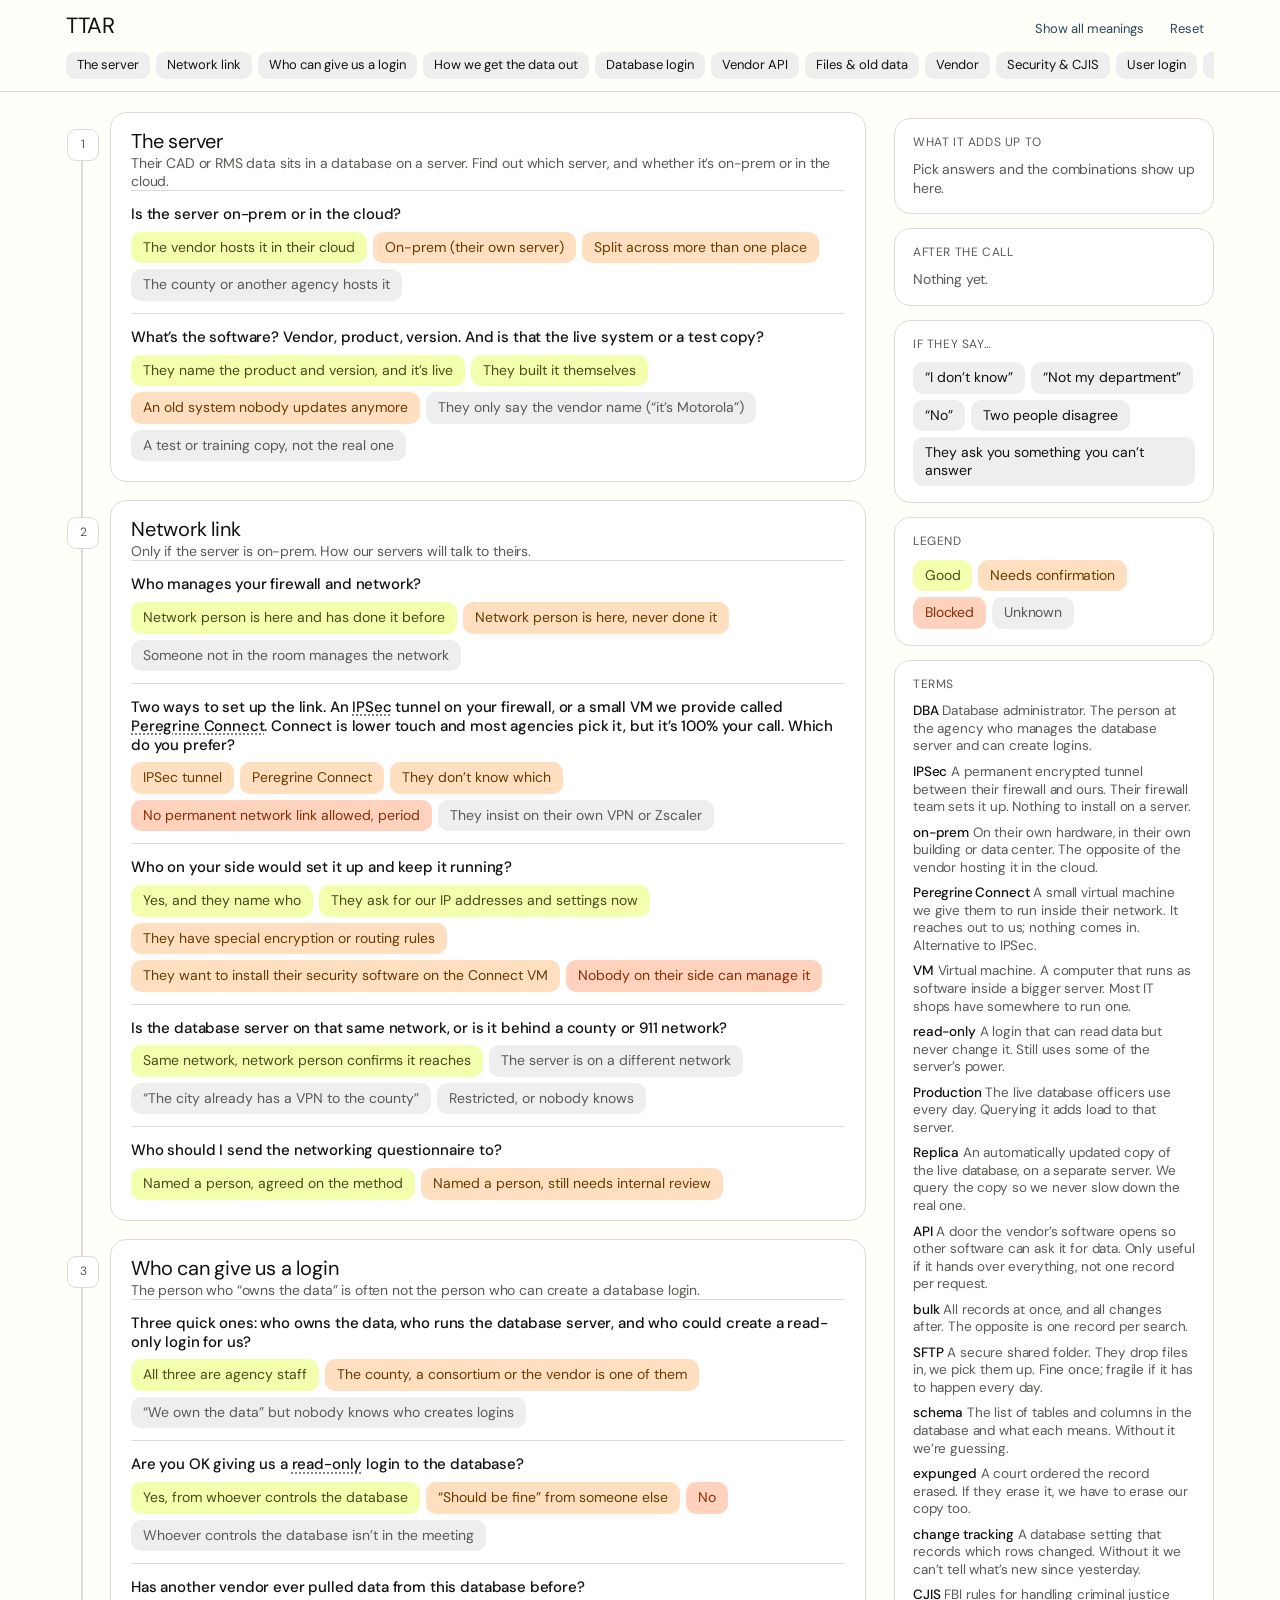
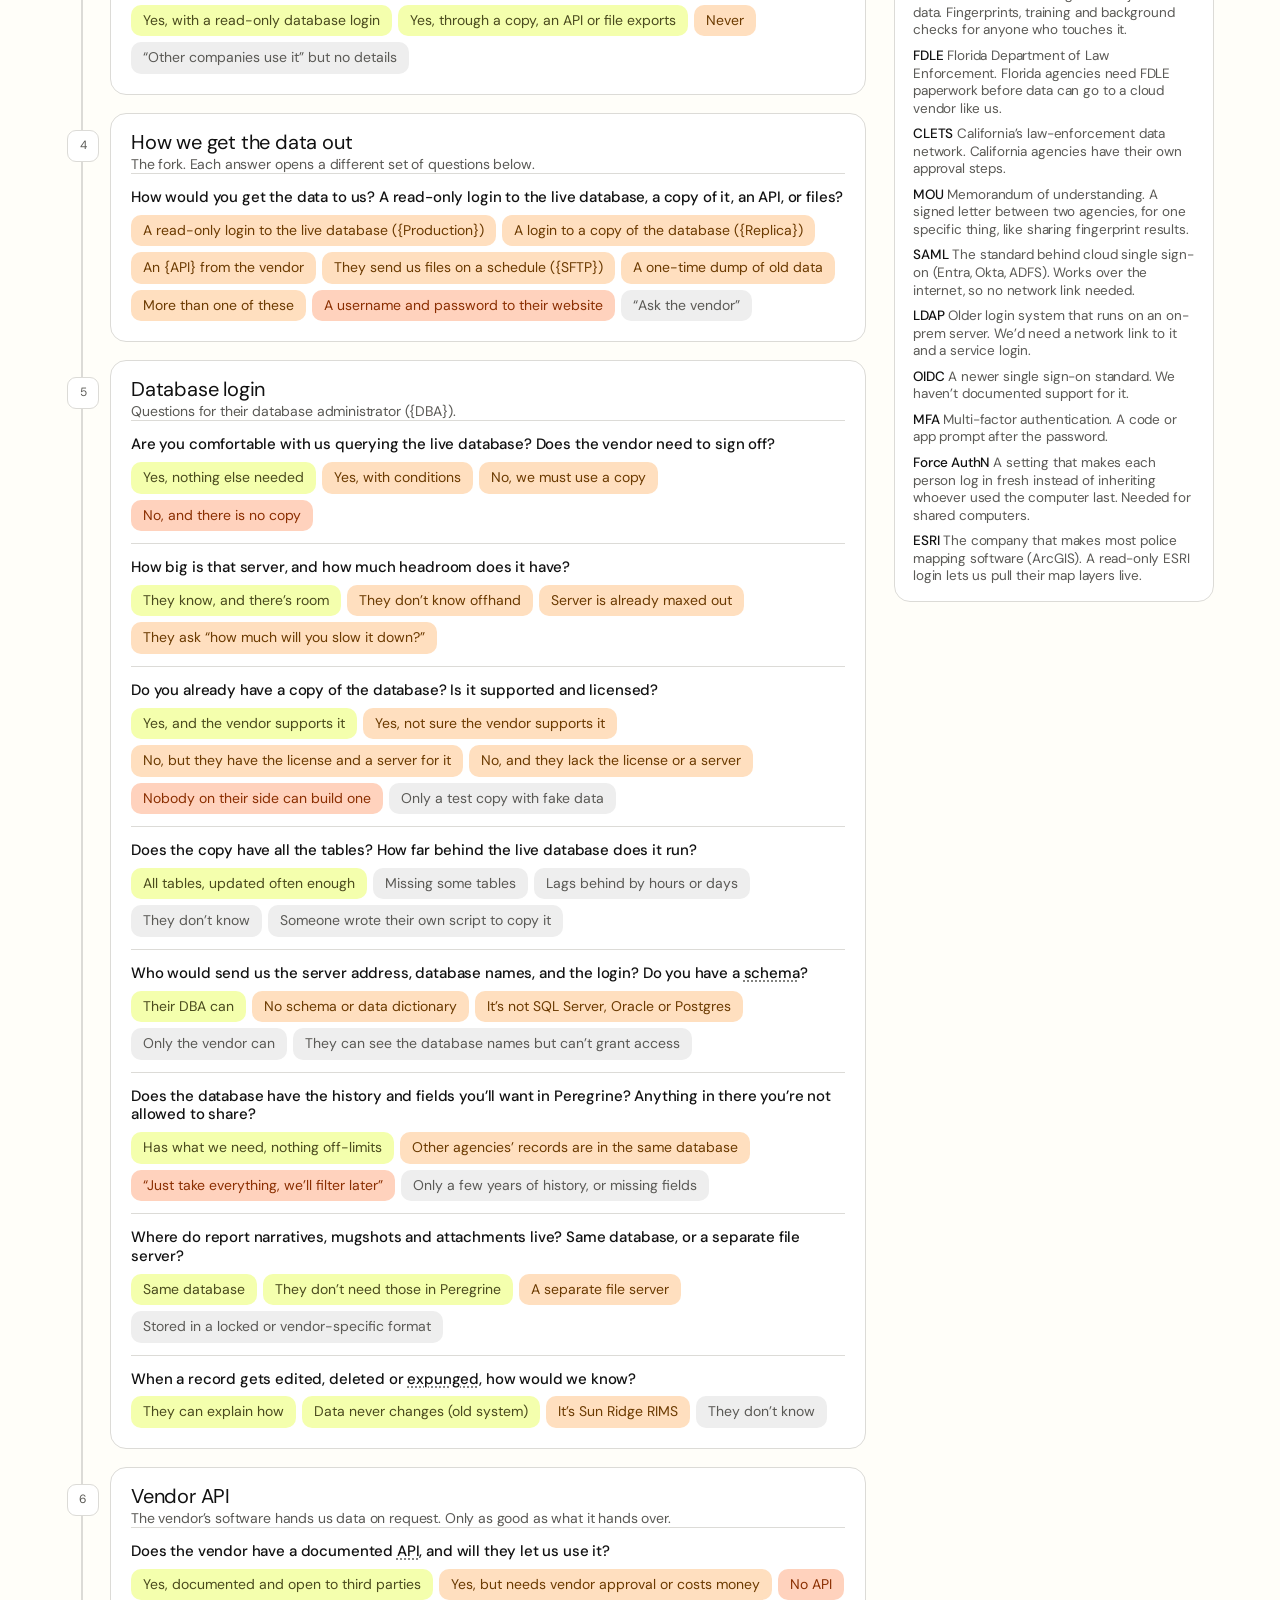
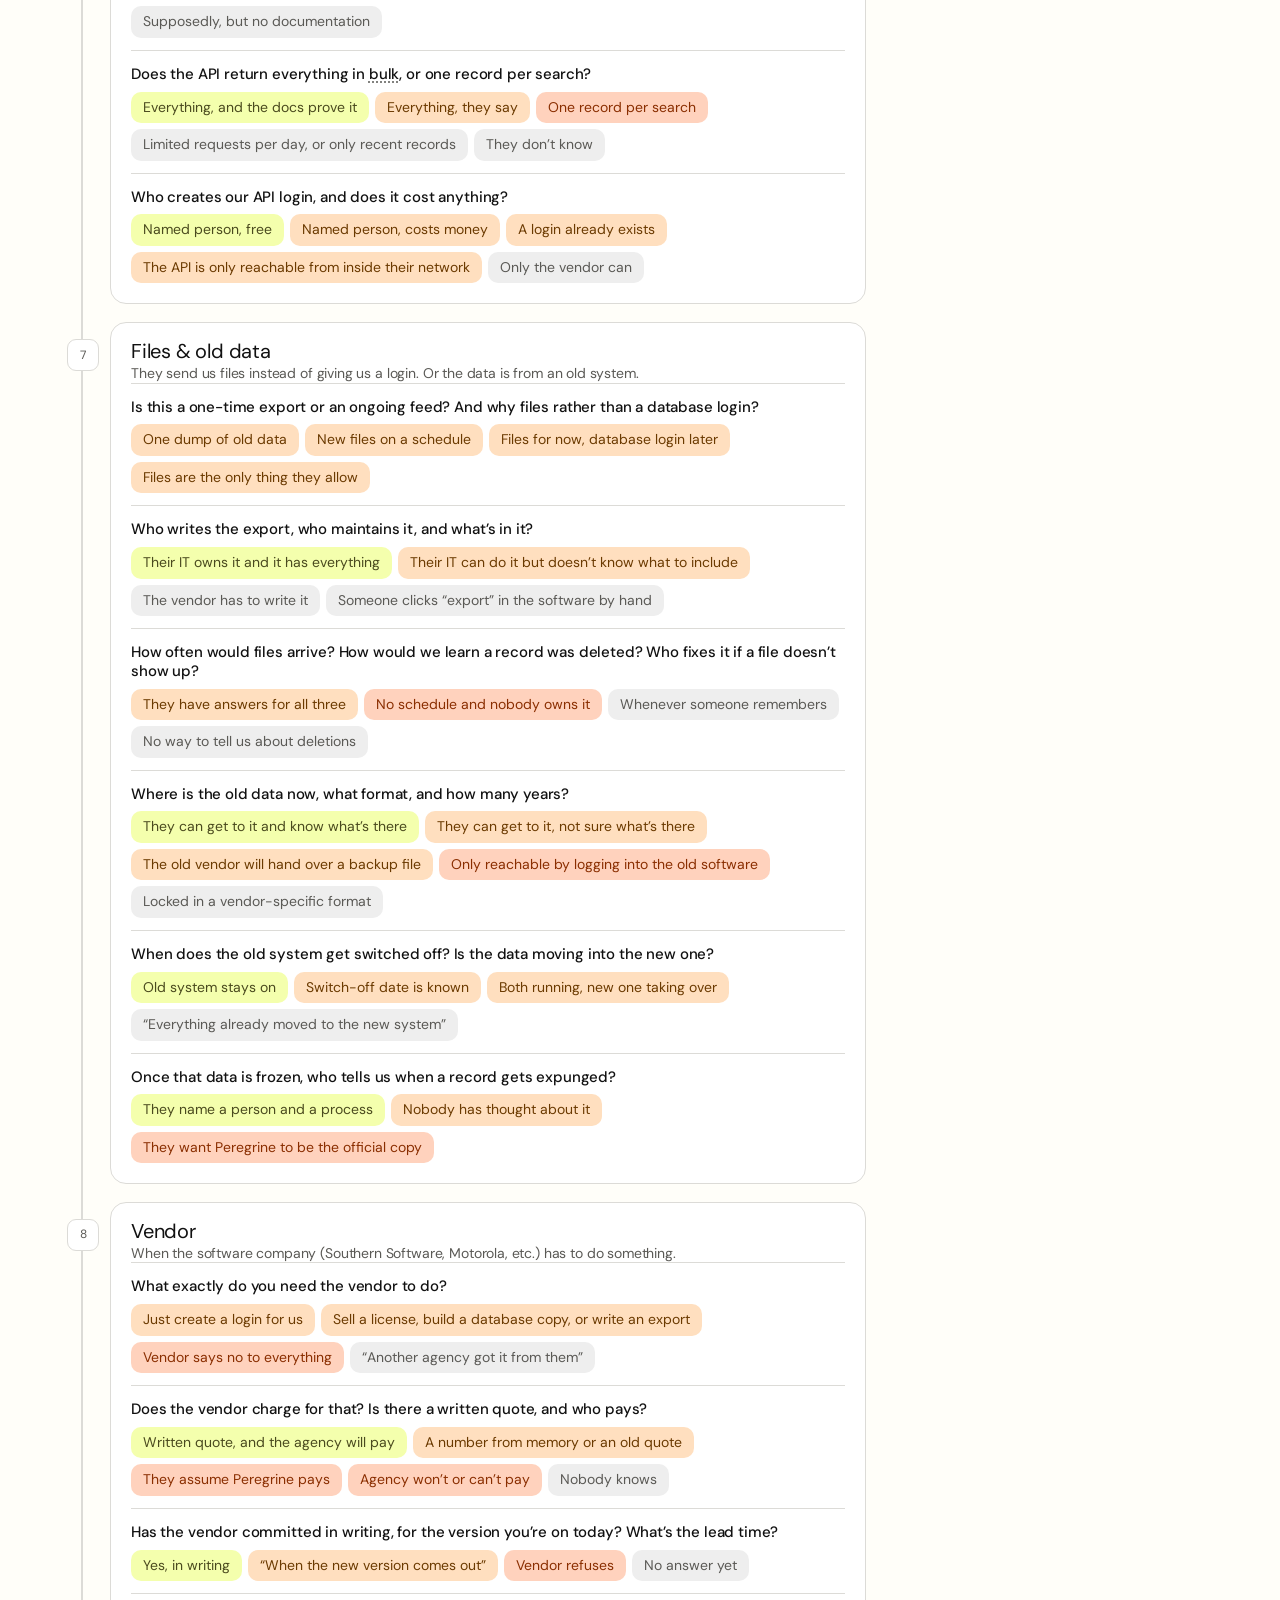
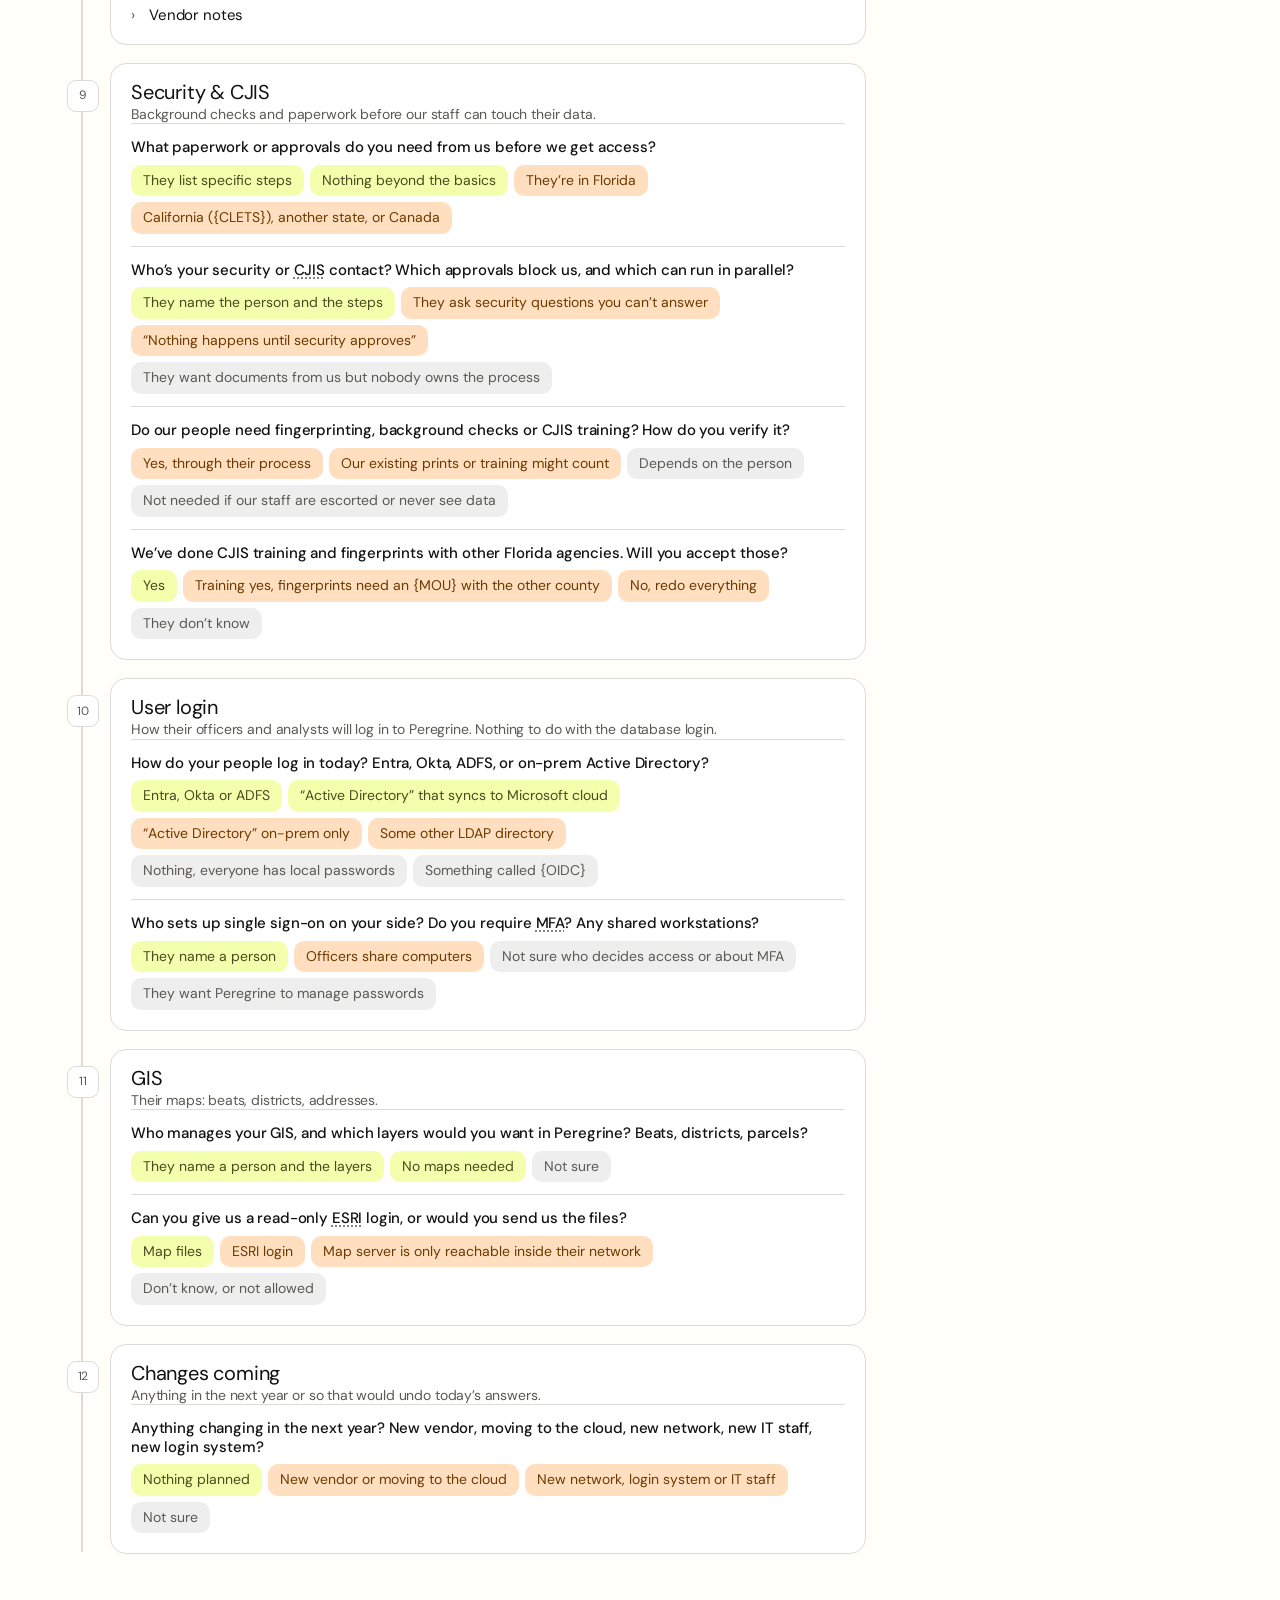
<file: index.html>
<!doctype html>
<html lang="en" data-theme="light">
<head>
<meta charset="utf-8">
<meta name="color-scheme" content="light">
<meta name="viewport" content="width=device-width, initial-scale=1, viewport-fit=cover">
<title>TTAR</title>
<link rel="preconnect" href="https://fonts.googleapis.com">
<link rel="preconnect" href="https://fonts.gstatic.com" crossorigin>
<link href="https://fonts.googleapis.com/css2?family=DM+Sans:ital,opsz,wght@0,9..40,400..500;1,9..40,400..500&display=swap" rel="stylesheet">
<link rel="stylesheet" href="styles.css?v=10">
</head>
<body>
<div id="app"></div>
<script type="module" src="src/app.js?v=6"></script>
</body>
</html>
</file>
<file: styles.css>
:root {
  /* Peregrine palette */
  --black: #111111; --offwhite: #FFFEF9;
  --blue0: #172935; --blue1: #264757; --blue2: #9DC9DA; --blue3: #E2EFFF;
  --orange: #FF6201; --lorange: #FFDFBF;
  --olive1: #312617; --olive2: #757459; --olive3: #F4FFAD;
  --g1: #2B2926; --g2: #5A5955; --g3: #A5A49F; --g4: #DCDBD7; --g5: #EEEEEE;

  --bg: var(--offwhite); --card: #fff; --ink: var(--black); --ink2: var(--g2); --line: var(--g4); --chip: var(--g5); --chipb: var(--g4);
  --accent: var(--blue1);
  --ok: #4a4a1e; --ok-bg: var(--olive3); --pend: #6b3a00; --pend-bg: var(--lorange); --no: #8a2e00; --no-bg: #ffd2bd; --unk: var(--g2); --unk-bg: var(--g5);
  --spine: var(--g4); --shadow: none;
  --sans: "Protocol", "DM Sans", -apple-system, BlinkMacSystemFont, "Helvetica Neue", system-ui, sans-serif;
}
* { box-sizing: border-box; }
html { -webkit-text-size-adjust: 100%; }
body { margin: 0; background: var(--bg); color: var(--ink); font: 15px/1.3 var(--sans); letter-spacing: -0.01em; -webkit-font-smoothing: antialiased; }
button { font: inherit; color: inherit; background: none; border: 0; padding: 0; cursor: pointer; -webkit-tap-highlight-color: transparent; }
button:focus-visible, [tabindex]:focus-visible { outline: 2px solid var(--accent); outline-offset: 2px; border-radius: 8px; }

.wrap { max-width: 1180px; margin: 0 auto; padding: 0 16px 80px; }

/* Header */
.top { position: sticky; top: 0; z-index: 10; background: color-mix(in srgb, var(--bg) 88%, transparent); backdrop-filter: saturate(180%) blur(20px); -webkit-backdrop-filter: saturate(180%) blur(20px); border-bottom: 1px solid var(--line); }
.top .wrap { padding-top: 12px; padding-bottom: 10px; }
.titlebar { display: flex; align-items: baseline; gap: 12px; }
.titlebar h1 { margin: 0; font-size: 22px; letter-spacing: -.02em; font-weight: 400; }
.titlebar p { margin: 0; color: var(--ink2); flex: 1; }
.titlebar .ctl { display: flex; gap: 6px; }
.ctl button { font-size: 13px; font-weight: 400; color: var(--accent); padding: 4px 10px; border-radius: 8px; }
.ctl button:hover { background: var(--chip); }
.ctl button[aria-pressed="true"] { background: var(--accent); color: var(--offwhite); }
.map { display: flex; gap: 6px; overflow-x: auto; scrollbar-width: none; margin-top: 10px; padding-bottom: 2px; }
.map::-webkit-scrollbar { display: none; }
.map button { white-space: nowrap; font-size: 13px; font-weight: 400; padding: 5px 11px; border-radius: 9px; background: var(--chip); color: var(--ink); }
.map button:hover { filter: brightness(.96); }
.map button.ok { background: var(--ok-bg); color: var(--ok); } .map button.pend { background: var(--pend-bg); color: var(--pend); } .map button.no { background: var(--no-bg); color: var(--no); } .map button.unk { background: var(--unk-bg); color: var(--unk); }

/* Layout */
.body { display: grid; grid-template-columns: minmax(0, 1fr) 320px; gap: 28px; margin-top: 20px; align-items: start; }
@media (max-width: 900px) { .body { grid-template-columns: 1fr; } .rail { position: static !important; order: -1; } }

/* Flow spine */
.flow { position: relative; padding-left: 44px; }
.flow::before { content: ""; position: absolute; left: 15px; top: 20px; bottom: 20px; width: 2px; background: var(--spine); border-radius: 2px; }
.sec { position: relative; background: var(--card); border: 1px solid var(--line); border-radius: 16px; padding: 18px 20px 8px; margin-bottom: 18px; scroll-margin-top: 120px; }
.sec .num { position: absolute; left: -44px; top: 16px; width: 32px; height: 32px; border-radius: 9px; background: var(--card); border: 1px solid var(--spine); display: grid; place-items: center; font-size: 12px; color: var(--ink2); }
.sec h2 { margin: 0; font-size: 20px; letter-spacing: -.01em; font-weight: 400; line-height: 1.05; }
.sec .sub { margin: 2px 0 0; color: var(--ink2); font-size: 14px; }
.sec.dim { opacity: .5; }
.sec.dim:hover, .sec.dim:focus-within { opacity: 1; }

.q { padding: 14px 0 12px; border-top: 1px solid var(--line); }
.q:first-of-type { border-top: 0; margin-top: 8px; }
.q .ask { margin: 0 0 8px; font-weight: 500; line-height: 1.25; }
.chips { display: flex; flex-wrap: wrap; gap: 6px; }
.chip { display: inline-flex; align-items: center; padding: 7px 12px; border-radius: 10px; background: var(--chip); font-size: 14px; line-height: 1.25; text-align: left; font-weight: 400; transition: filter .12s, transform .08s; }
.chip.ok { background: var(--ok-bg); color: var(--ok); } .chip.pend { background: var(--pend-bg); color: var(--pend); } .chip.no { background: var(--no-bg); color: var(--no); } .chip.unk { background: var(--unk-bg); color: var(--unk); }
button.chip:hover { filter: brightness(.95); }
.chip:active { transform: scale(.98); }
.chip[aria-pressed="true"] { color: var(--offwhite); font-weight: 500; }
.chip.ok[aria-pressed="true"] { background: var(--ok); } .chip.pend[aria-pressed="true"] { background: var(--pend); } .chip.no[aria-pressed="true"] { background: var(--no); } .chip.unk[aria-pressed="true"] { background: var(--unk); }
.chip[aria-pressed="true"]:not(.ok):not(.pend):not(.unk):not(.no) { background: var(--ink); color: var(--bg); }

.mean { margin-top: 10px; padding: 12px 14px; border-radius: 12px; background: var(--card); border: 1px solid var(--line); display: grid; gap: 6px; font-size: 14px; }
.mean p { margin: 0; }
.mean .lab { color: var(--ink2); font-size: 12px; text-transform: uppercase; letter-spacing: .05em; margin-right: 6px; }
.mean .say { font-style: italic; }
.mean .go { color: var(--orange); font-weight: 500; }
.mean .go:hover { text-decoration: underline; }
.all { list-style: none; margin: 10px 0 0; padding: 0; display: grid; gap: 4px; font-size: 13.5px; color: var(--ink2); }
.all b { font-weight: 500; }
.all li.ok b { color: var(--ok); } .all li.pend b { color: var(--pend); } .all li.no b { color: var(--no); } .all li.unk b { color: var(--unk); }

.notes { border-top: 1px solid var(--line); padding: 12px 0 10px; }
.notes summary { cursor: pointer; font-weight: 400; list-style: none; display: flex; align-items: center; gap: 8px; }
.notes summary::-webkit-details-marker { display: none; }
.notes summary::before { content: "›"; color: var(--ink2); transition: transform .15s; display: inline-block; width: 10px; }
.notes[open] summary::before { transform: rotate(90deg); }
.notes table { width: 100%; border-collapse: collapse; margin-top: 8px; font-size: 13.5px; }
.notes td { padding: 6px 8px 6px 0; vertical-align: top; border-top: 1px solid var(--line); }
.notes td:first-child { color: var(--ink2); width: 42%; }
.notes .vend { margin-top: 12px; font-size: 12px; text-transform: uppercase; letter-spacing: .05em; color: var(--ink2); }

/* Terms */
.t { text-decoration: underline dotted var(--ink2); text-underline-offset: 3px; cursor: help; }
.pop { position: fixed; z-index: 50; max-width: 300px; background: var(--card); color: var(--ink); border-radius: 10px; border: 1px solid var(--line); box-shadow: 0 8px 24px rgba(0,0,0,.08); padding: 10px 12px; font-size: 13.5px; }
.pop b { display: block; margin-bottom: 2px; font-weight: 500; }

/* Rail */
.rail { position: sticky; top: 118px; display: grid; gap: 14px; }
.panel { background: var(--card); border: 1px solid var(--line); border-radius: 16px; padding: 16px 18px; }
.panel h3 { margin: 0 0 10px; font-size: 12px; font-weight: 400; text-transform: uppercase; letter-spacing: .05em; color: var(--ink2); }
.panel ul { margin: 0; padding: 0; list-style: none; display: grid; gap: 8px; font-size: 14px; }
.panel li { padding: 9px 12px; border-radius: 10px; background: var(--chip); line-height: 1.4; }
.panel li.ok { background: var(--ok-bg); color: var(--ok); } .panel li.pend { background: var(--pend-bg); color: var(--pend); } .panel li.no { background: var(--no-bg); color: var(--no); } .panel li.unk { background: var(--unk-bg); color: var(--unk); }
.panel .empty { color: var(--ink2); font-size: 14px; margin: 0; }
.any .chips { margin-top: 2px; }
.any .mean { margin-top: 8px; }
.terms { display: grid; gap: 8px; font-size: 13.5px; }
.terms div b { font-weight: 500; }
.terms div span { color: var(--ink2); }
@media (max-width: 900px) { .titlebar p, .panel.aux { display: none; } }
</file>
